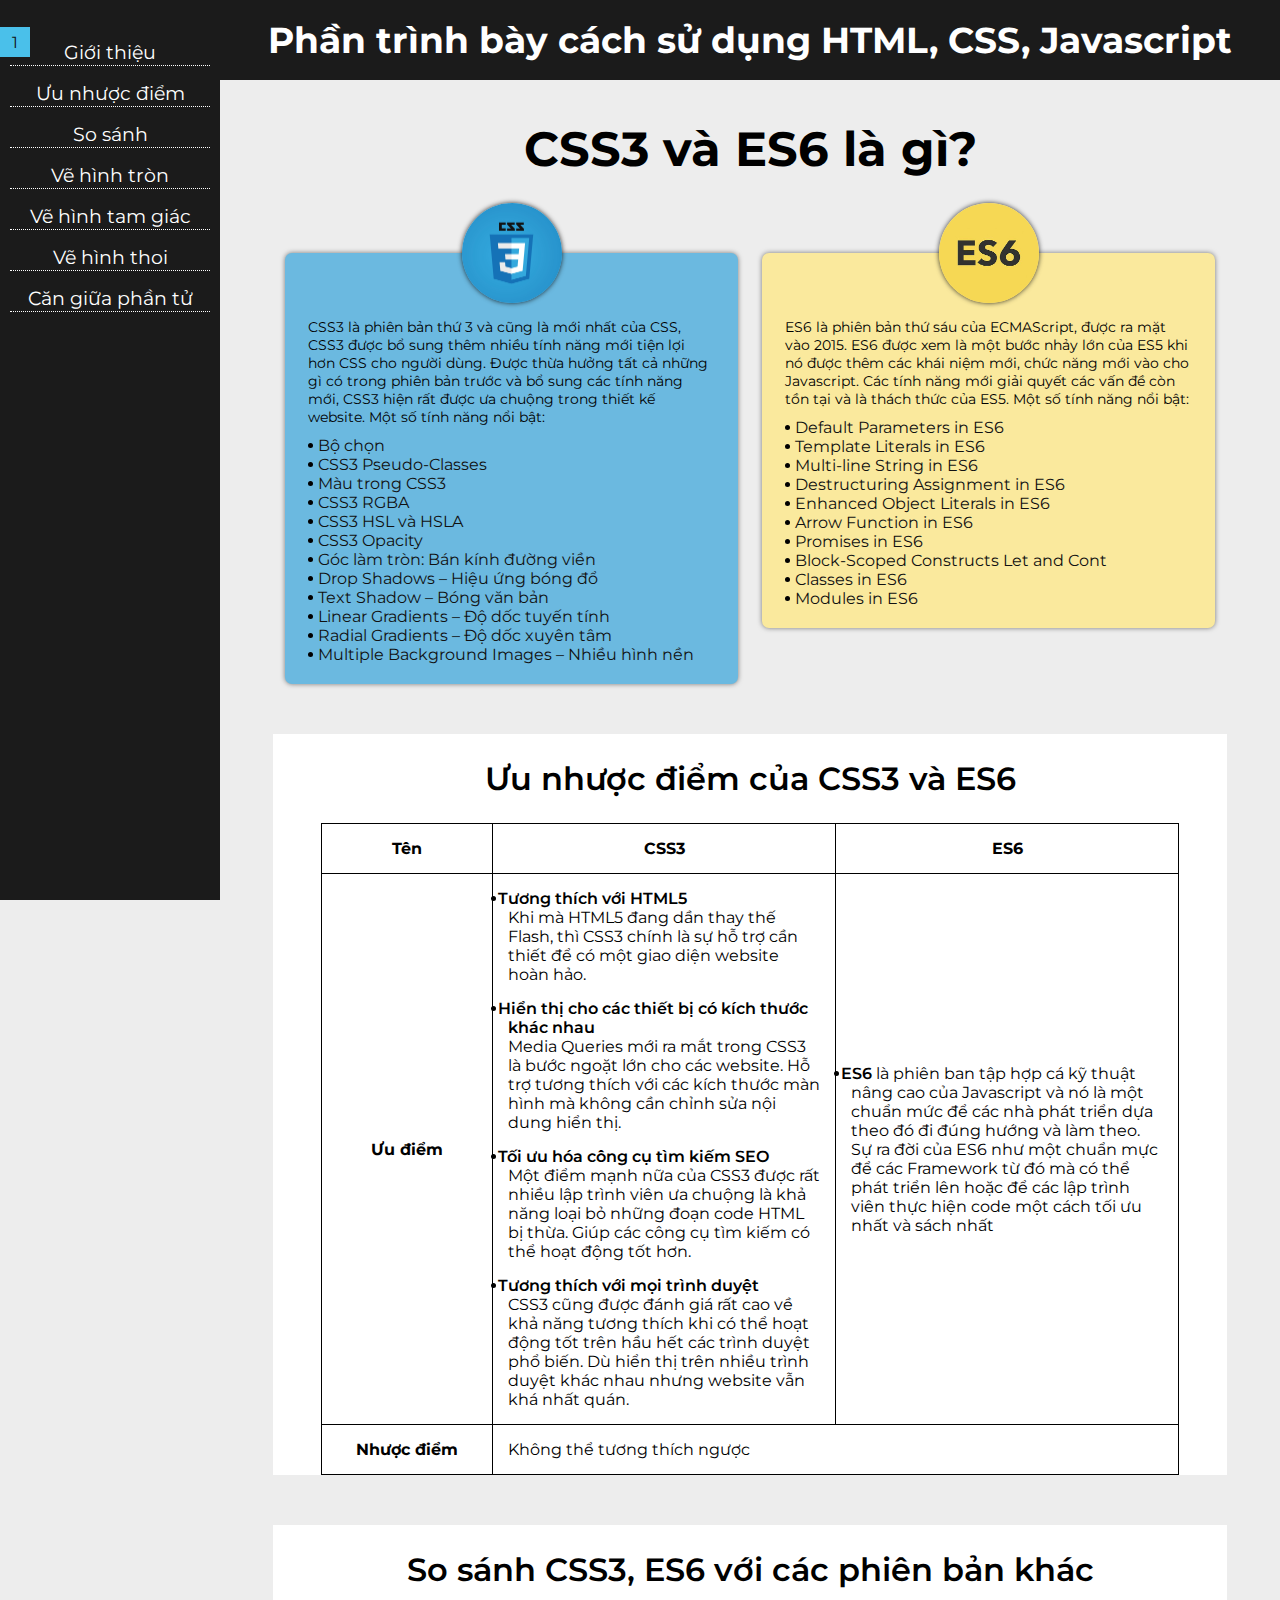
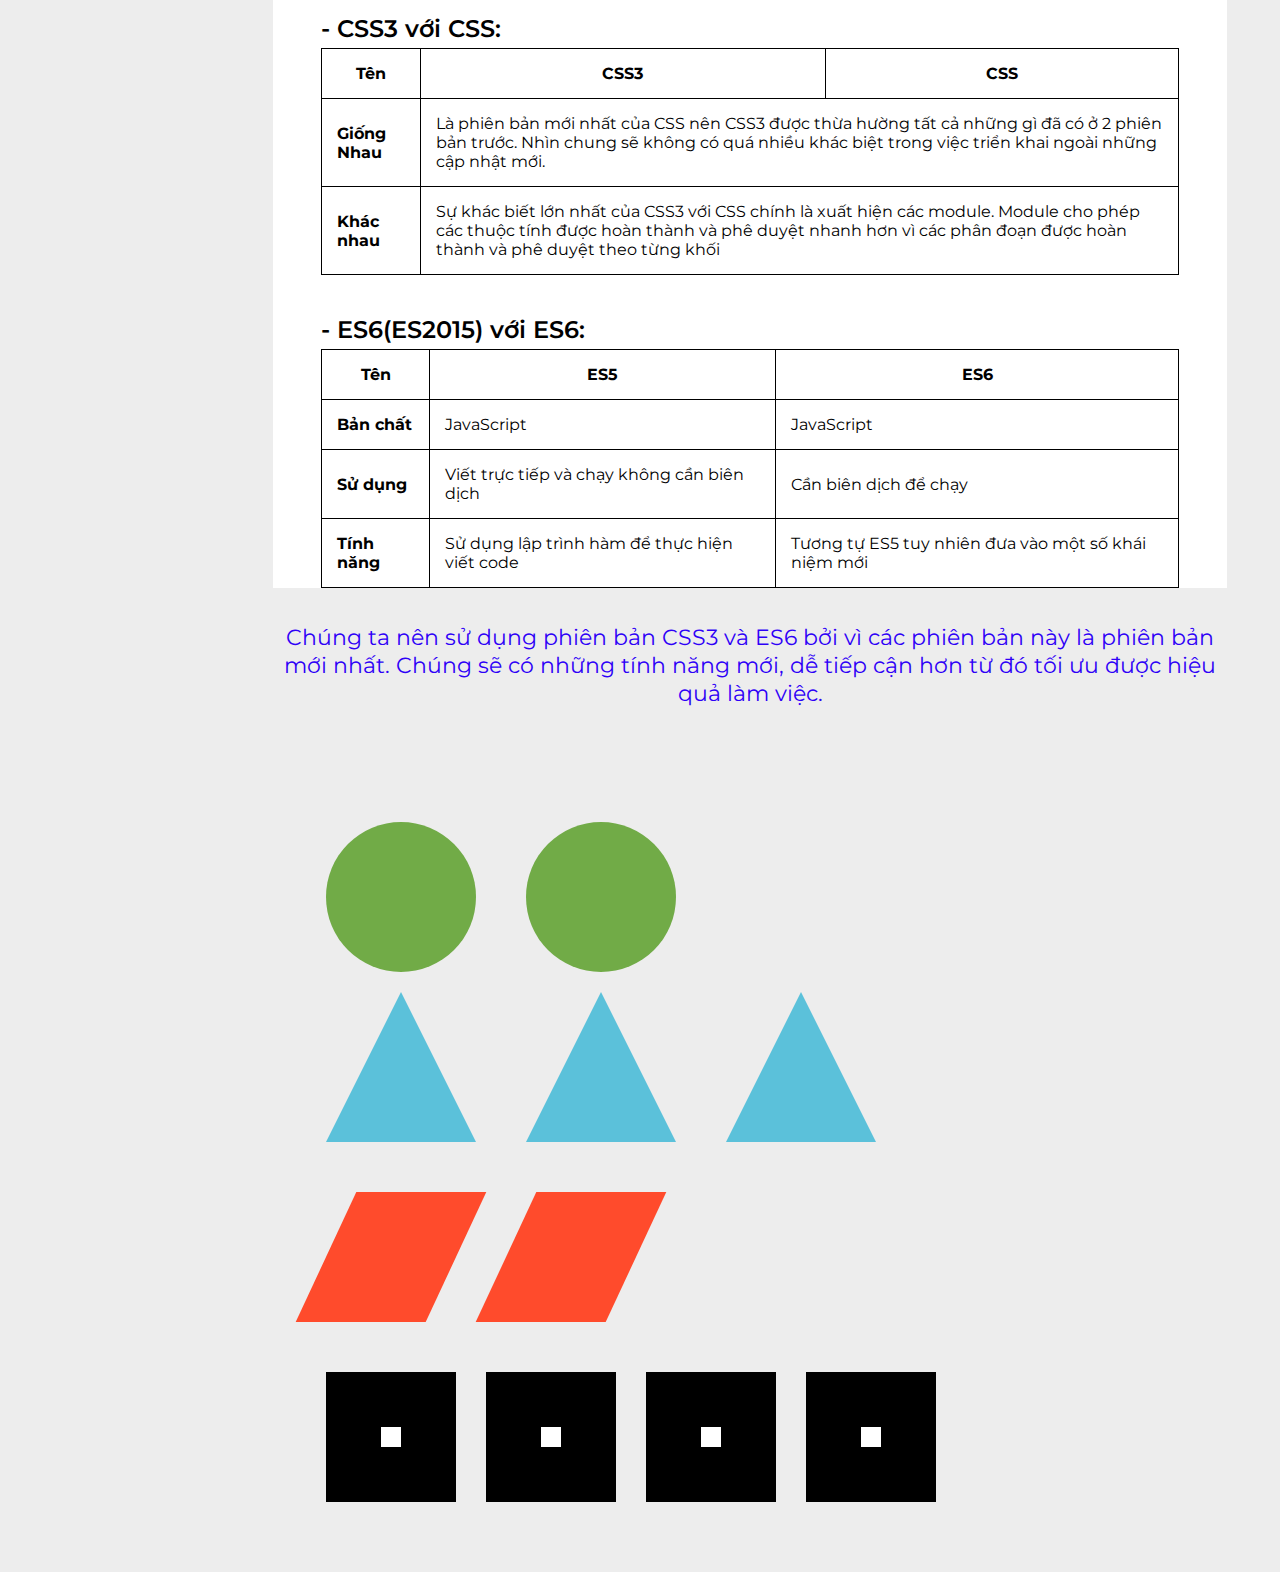
<file: noidung2.html>
<!DOCTYPE html>
<html lang="en">

<head>
    <meta charset="UTF-8">
    <meta http-equiv="X-UA-Compatible" content="IE=edge">
    <meta name="viewport" content="width=device-width, initial-scale=1.0">
    <title>Nội dung 2</title>
    <link rel="stylesheet" href="./style/noidung2.css">
    <link rel="stylesheet" href="https://use.fontawesome.com/releases/v5.1.1/css/all.css"
        integrity="sha384-O8whS3fhG2OnA5Kas0Y9l3cfpmYjapjI0E4theH4iuMD+pLhbf6JI0jIMfYcK3yZ" crossorigin="anonymous">
</head>

<body>

    <div class="header">
        <a class="trangdau" href="./index.html">1</a>
        <div class="header__left">
            <ul class="nav__list">
                <li class="nav__link"><a href="#gioiThieu">Giới thiệu</a></li>
                <li class="nav__link"><a href="#uuNhuocDiem">Ưu nhược điểm</a></li>
                <li class="nav__link"><a href="#soSanh">So sánh</a></li>
                <li class="nav__link"><a href="#tron">Vẽ hình tròn</a></li>
                <li class="nav__link"><a href="#tamGiac">Vẽ hình tam giác</a></li>
                <li class="nav__link"><a href="#thoi">Vẽ hình thoi</a></li>
                <li class="nav__link"><a href="#canGiua">Căn giữa phần tử</a></li>
            </ul>
        </div>

        <div class="header__right" id="gioiThieu">
            <div class="title title__btn">
                <h2>Phần trình bày cách sử dụng HTML, CSS, Javascript</h2>
            </div>
            <div class="content">
                <div class="title">
                    <h1>CSS3 và ES6 là gì?</h1>
                </div>
                <div class="content__n container">
                    <div class="content__btn css3">
                        <div class="image">
                            <img src="./images/css3.jpg" alt="">
                        </div>
                        <div class="text">
                            <p class="text__btn">
                                CSS3 là phiên bản thứ 3 và cũng là mới nhất của CSS, CSS3 được bổ sung thêm nhiều tính
                                năng mới tiện lợi hơn CSS cho người dùng. Được thừa hưởng tất cả những gì có trong phiên
                                bản trước và bổ sung các tính năng mới, CSS3 hiện rất được ưa chuộng trong thiết kế
                                website. Một số tính năng nổi bật:
                            </p>
                            <ul>
                                <li><a href="">Bộ chọn</a></li>
                                <li><a href="">CSS3 Pseudo-Classes</a></li>
                                <li><a href="">Màu trong CSS3</a></li>
                                <li><a href="">CSS3 RGBA</a></li>
                                <li><a href="">CSS3 HSL và HSLA</a></li>
                                <li><a href="">CSS3 Opacity</a></li>
                                <li><a href="">Góc làm tròn: Bán kính đường viền</a></li>
                                <li><a href="">Drop Shadows – Hiệu ứng bóng đổ</a></li>
                                <li><a href="">Text Shadow – Bóng văn bản</a></li>
                                <li><a href="">Linear Gradients – Độ dốc tuyến tính</a></li>
                                <li><a href="">Radial Gradients – Độ dốc xuyên tâm</a></li>
                                <li><a href="">Multiple Background Images – Nhiều hình nền</a></li>
                            </ul>
                        </div>
                    </div>
                    <div class="content__btn es6">
                        <div class="image">
                            <img src="./images/es6.jpeg" alt="">
                        </div>
                        <div class="text">
                            <p class="text__btn">ES6 là phiên bản thứ sáu của ECMAScript, được ra mặt vào 2015. ES6 được
                                xem là một bước nhảy lớn của ES5 khi nó được thêm các khái niệm mới, chức năng mới vào
                                cho Javascript. Các tính năng mới giải quyết các vấn đề còn tồn tại và là thách thức của
                                ES5. Một số tính năng nổi bật:</p>
                            <ul>
                                <li><a href="">Default Parameters in ES6</a></li>
                                <li><a href="">Template Literals in ES6</a></li>
                                <li><a href="">Multi-line String in ES6</a></li>
                                <li><a href="">Destructuring Assignment in ES6</a></li>
                                <li><a href="">Enhanced Object Literals in ES6</a></li>
                                <li><a href="">Arrow Function in ES6</a></li>
                                <li><a href="">Promises in ES6</a></li>
                                <li><a href="">Block-Scoped Constructs Let and Cont</a></li>
                                <li><a href="">Classes in ES6</a></li>
                                <li><a href="">Modules in ES6</a></li>
                            </ul>
                        </div>
                    </div>
                </div>
            </div>

            <div class="table" id="uuNhuocDiem">
                <div class="title" style="padding:25px 0px; font-size:2rem; font-weight:600;">Ưu nhược điểm của CSS3 và
                    ES6</div>
                <table>
                    <tr>
                        <th id="th1">Tên</th>
                        <th id="th2">CSS3</th>
                        <th id="th3">ES6</th>
                    </tr>
                    <tr class="uudiem">
                        <td class="strong" id="CSS3">Ưu điểm</td>
                        <td>
                            <li><span>Tương thích với HTML5</span></li>
                            Khi mà HTML5 đang dần thay thế Flash, thì CSS3 chính là sự hỗ trợ cần thiết để có một giao
                            diện
                            website hoàn hảo.

                            <li><span>Hiển thị cho các thiết bị có kích thước khác nhau</span></li>
                            Media Queries mới ra mắt trong CSS3 là bước ngoặt lớn cho các website. Hỗ trợ tương thích
                            với
                            các kích thước màn hình mà không cần chỉnh sửa nội dung hiển thị.

                            <li><span>Tối ưu hóa công cụ tìm kiếm SEO</span></li>
                            Một điểm mạnh nữa của CSS3 được rất nhiều lập trình viên ưa chuộng là khả năng loại bỏ những
                            đoạn code HTML bị thừa. Giúp các công cụ tìm kiếm có thể hoạt động tốt hơn.

                            <li><span>Tương thích với mọi trình duyệt</span></li>
                            CSS3 cũng được đánh giá rất cao về khả năng tương thích khi có thể hoạt động tốt trên hầu
                            hết
                            các trình duyệt phổ biến. Dù hiển thị trên nhiều trình duyệt khác nhau nhưng website vẫn khá
                            nhất quán.
                        </td>
                        <td>
                            <li><span>ES6</span> là phiên ban tập hợp cá kỹ thuật nâng cao của Javascript và nó là một
                                chuẩn mức để các
                                nhà phát triển dựa theo đó đi đúng hướng và làm theo. Sự ra đời của ES6 như một chuẩn
                                mực để
                                các Framework từ đó mà có thể phát triển lên hoặc để các lập trình viên thực hiện code
                                một
                                cách tối ưu nhất và sách nhất</li>
                        </td>
                    </tr>
                    <tr class="nhuocdiem">
                        <td class="strong" id="ES6">Nhược điểm</td>
                        <td colspan="2">Không thể tương thích ngược</td>
                    </tr>
                </table>
            </div>

            <div class="table" id="soSanh">
                <div class="title" style="padding:25px 0px; font-size:2rem; font-weight:600;">So sánh CSS3, ES6 với
                    các phiên bản khác</div>
                <table>
                    <caption style="text-align:left; font-size:1.5rem; font-weight:600; padding:0 0 5px 0">- CSS3
                        với CSS:</caption>
                    <tr>
                        <th>Tên</th>
                        <th>CSS3</th>
                        <th>CSS</th>
                    </tr>
                    <tr>
                        <td class="strong">Giống Nhau</td>
                        <td colspan="2">Là phiên bản mới nhất của CSS nên CSS3 được thừa hường tất cả những
                            gì đã có ở 2 phiên bản trước.
                            Nhìn chung sẽ không có quá nhiều khác biệt trong việc triển khai ngoài những cập
                            nhật mới.
                        </td>
                    </tr>
                    <tr>
                        <td class="strong">Khác nhau</td>
                        <td colspan="2">Sự khác biết lớn nhất của CSS3 với CSS chính là xuất hiện các
                            module. Module cho phép các thuộc tính được hoàn thành và phê duyệt nhanh hơn vì
                            các phân đoạn được hoàn thành và phê duyệt theo từng khối</td>
                    </tr>
                </table>


                <table style="margin-top:40px;">
                    <caption style="text-align:left; font-size:1.5rem; font-weight:600; padding:0 0 5px 0">- ES6(ES2015)
                        với ES6:</caption>
                    <tr>
                        <th>Tên</th>
                        <th>ES5</th>
                        <th>ES6</th>
                    </tr>
                    <tr>
                        <td class="strong">Bản chất</td>
                        <td>JavaScript</td>
                        <td>JavaScript</td>
                    </tr>
                    <tr>
                        <td class="strong">Sử dụng</td>
                        <td>Viết trực tiếp và chạy không cần biên dịch</td>
                        <td>Cần biên dịch để chạy</td>
                    </tr>
                    <tr>
                        <td class="strong">Tính năng</td>
                        <td>Sử dụng lập trình hàm để thực hiện viết code</td>
                        <td>Tương tự ES5 tuy nhiên đưa vào một số khái niệm mới</td>
                    </tr>
                </table>
            </div>

            <div class="dexuat">
                <div class="dexuat__btn container">
                    <div class="ani">
                        <i class="fas fa-angle-double-down"></i>
                    </div>
                    <p>
                        Chúng ta nên sử dụng phiên bản CSS3 và ES6 bởi vì các phiên bản này là phiên
                        bản mới nhất.
                        Chúng sẽ có những tính năng mới, dễ tiếp cận hơn từ đó tối ưu được hiệu quả làm việc.</p>
                </div>
            </div>


            <div class="nd2">
                <div class="nd2__btn dflex ">
                    <div class="mot" id="tron">
                        <a href="https://jsfiddle.net/phocbm10/3dguz20o/1/" class="tron"></a>
                        <a href="https://jsfiddle.net/phocbm10/s2a0rcvL/" class="tron"></a>
                    </div>
                    <div class="mot" id="tamGiac">
                        <a href="https://jsfiddle.net/phocbm10/02hLzdw7/4/" class="tamgiac"></a>
                        <a href="https://jsfiddle.net/phocbm10/eg0qb16L/" class="tamgiac"></a>
                        <a href="https://jsfiddle.net/phocbm10/phsL6jnt/3/" class="tamgiac"></a>
                    </div>
                    <div class="mot" id="thoi">
                        <a href="https://jsfiddle.net/phocbm10/uxt60vpe/2/" class="thoi"></a>
                        <a href="https://jsfiddle.net/phocbm10/pkowz2gx/1/" class="thoi"></a>
                    </div>
                    <div class="mot" id="canGiua">
                        <a href="https://jsfiddle.net/phocbm10/hd8xuyvq/16/" class="canGiua">
                            <div class="dot"></div>
                        </a>
                        
                        <a href="https://jsfiddle.net/phocbm10/fyLuhwpm/" class="canGiua">
                            <div class="dot"></div>
                        </a>
                        
                        <a href="https://jsfiddle.net/phocbm10/d4s7neam/" class="canGiua">
                            <div class="dot"></div>
                        </a>
                        
                        <a href="https://jsfiddle.net/phocbm10/c9b6xgqj/2/" class="canGiua">
                            <div class="dot"></div>
                        </a>
                        
                        

                        
                    </div>
                </div>
            </div>
        </div>
    </div>
</body>

</html>
</file>
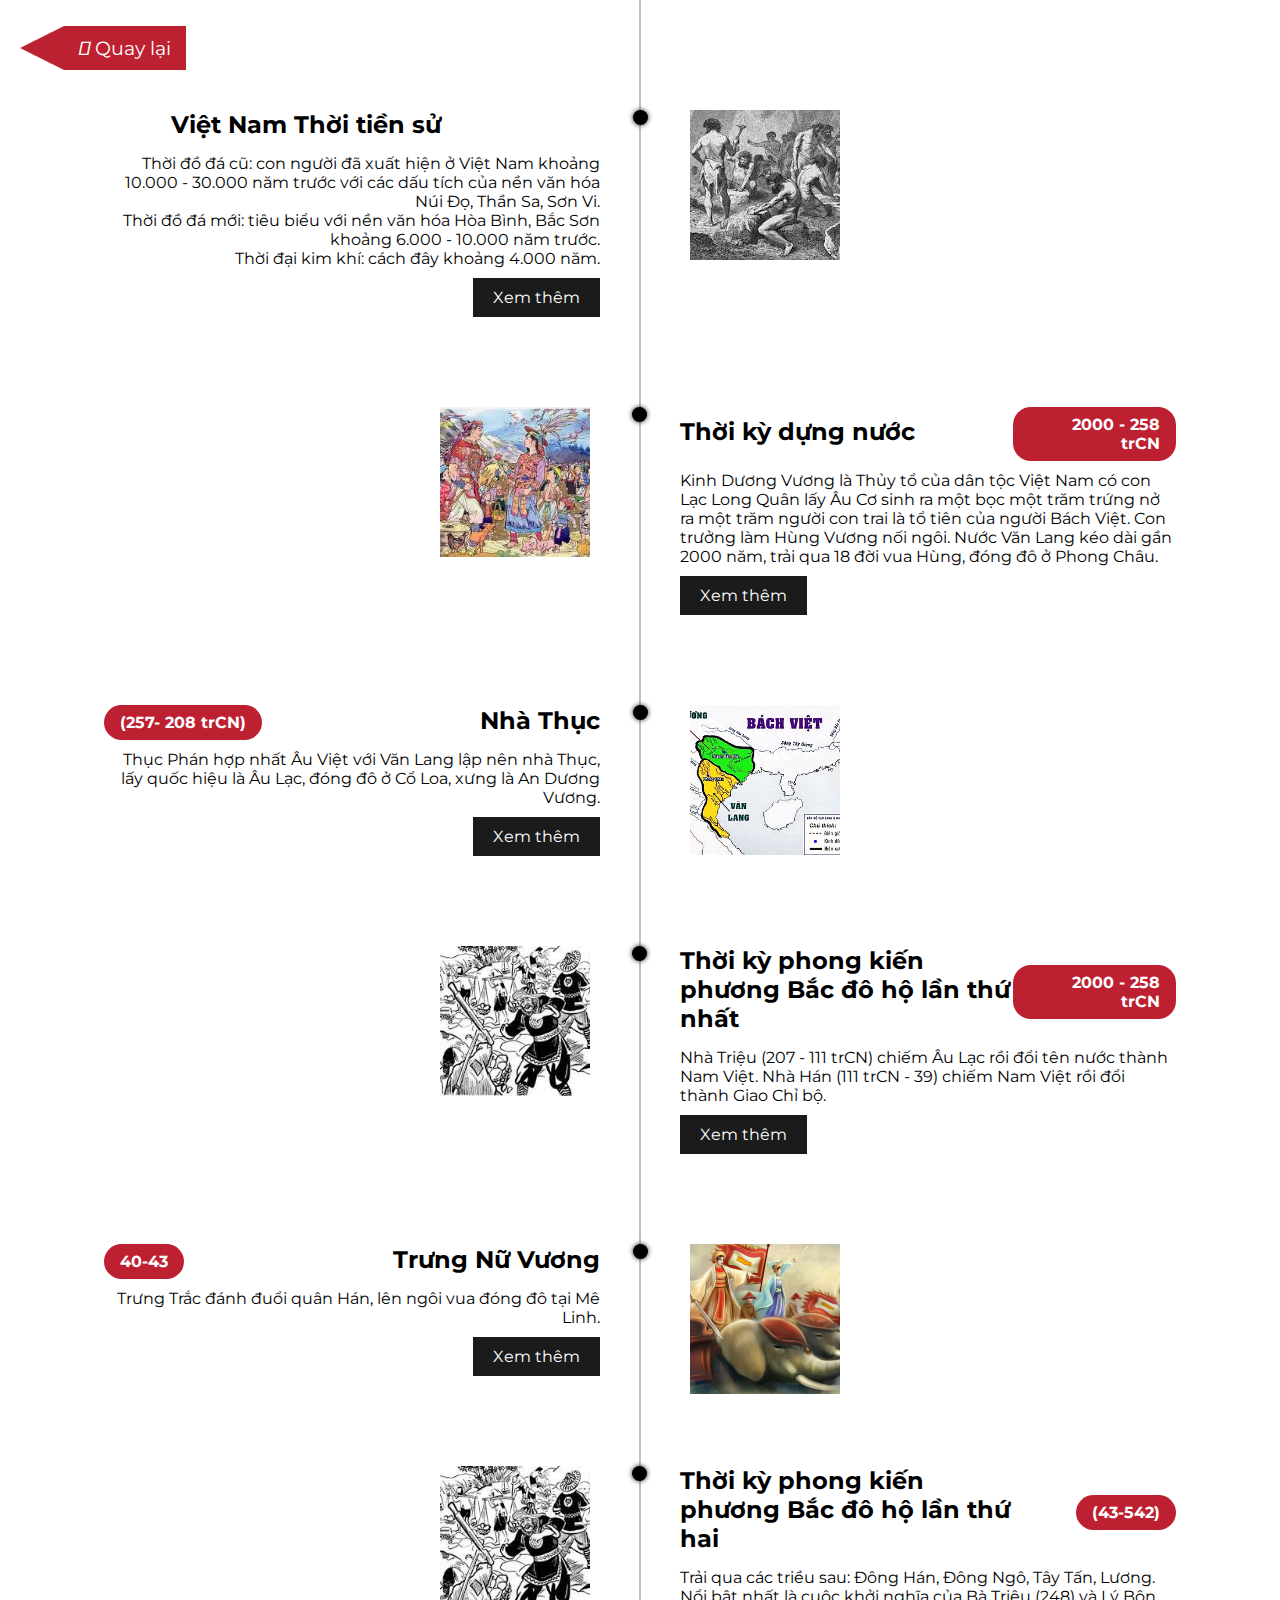
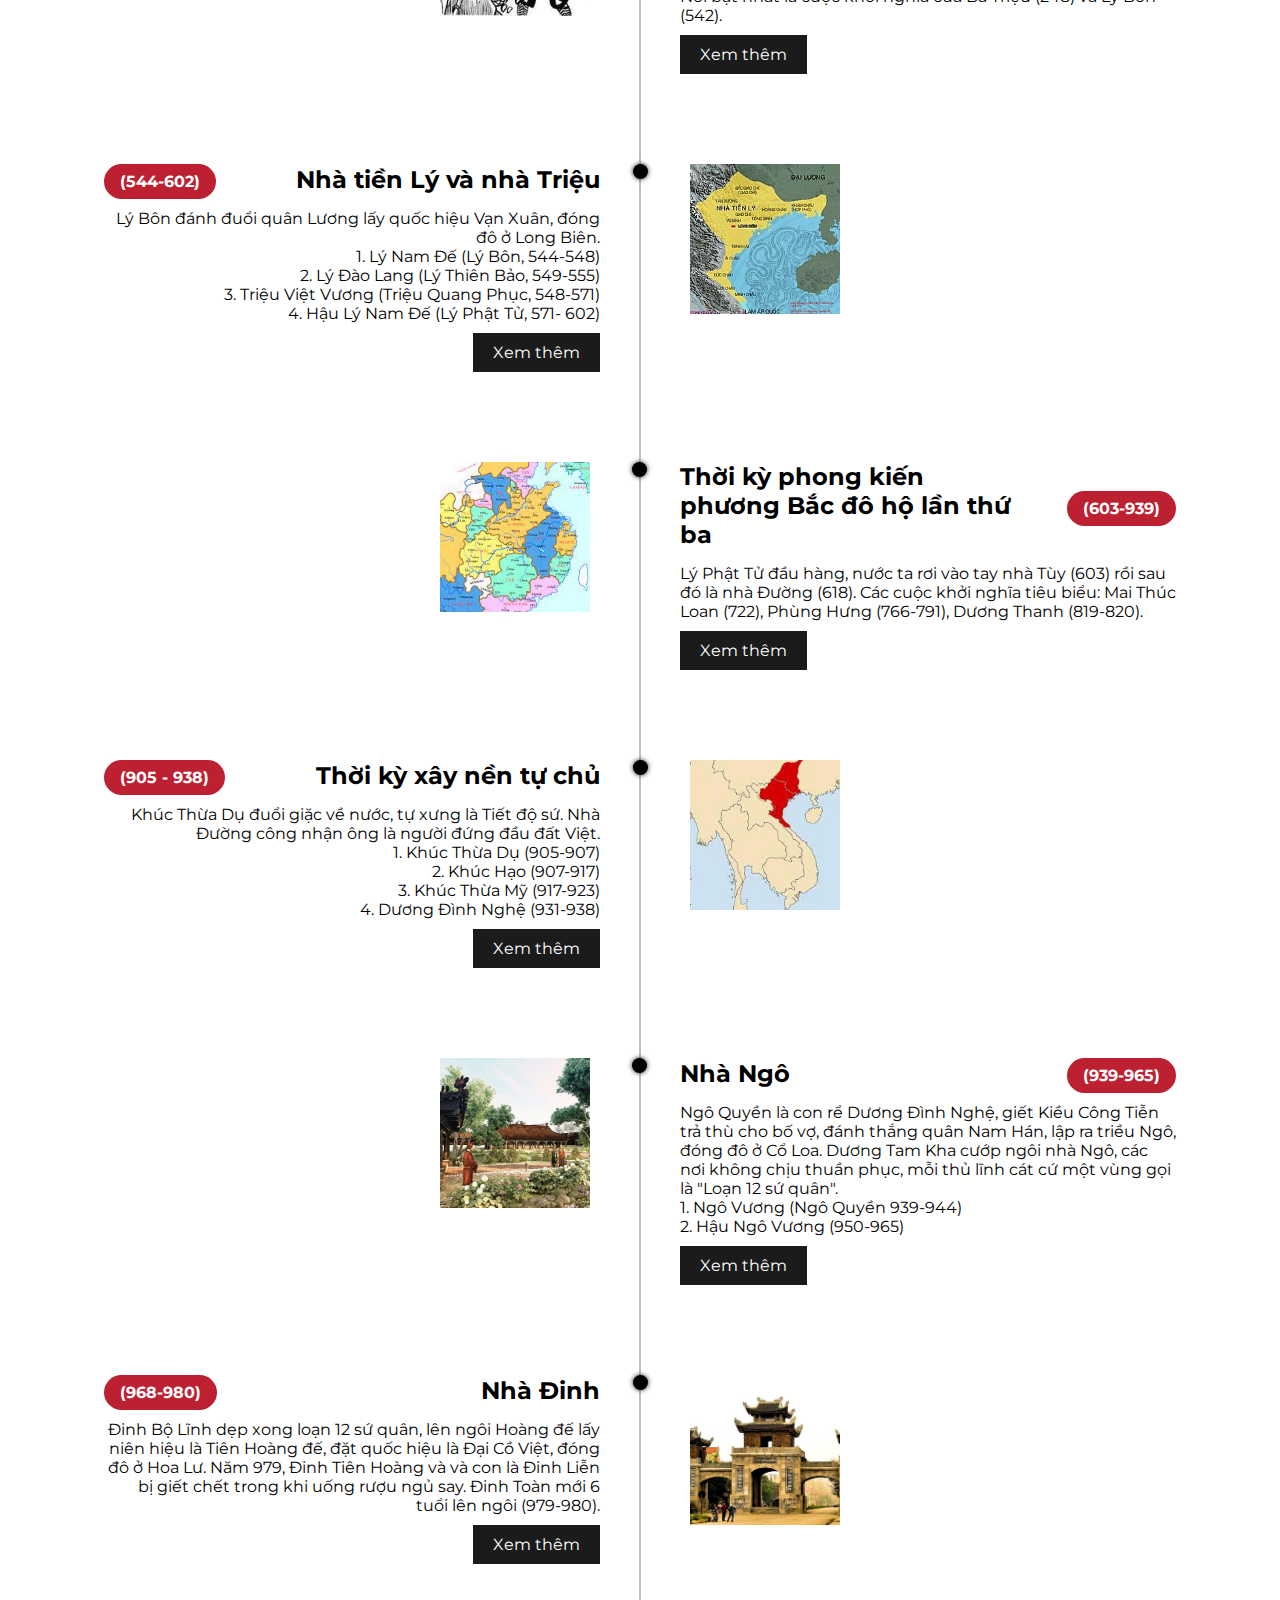
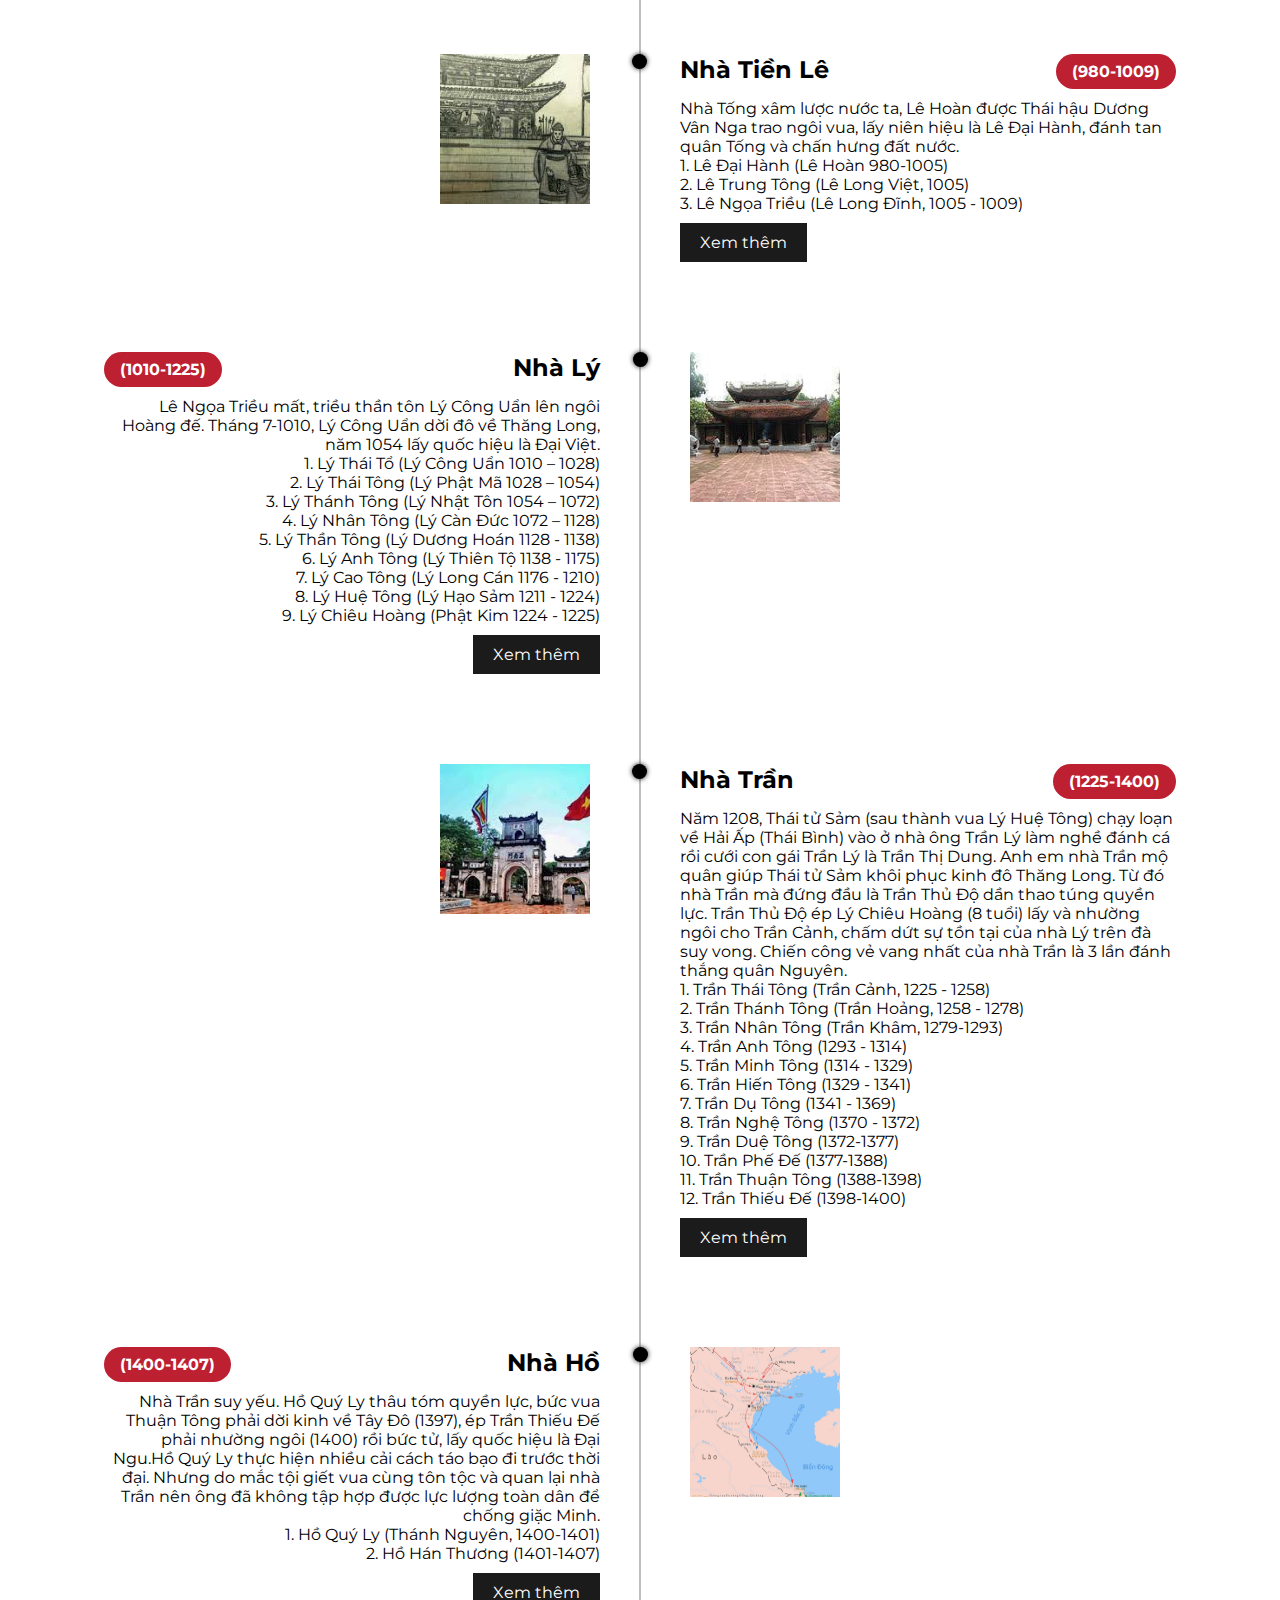
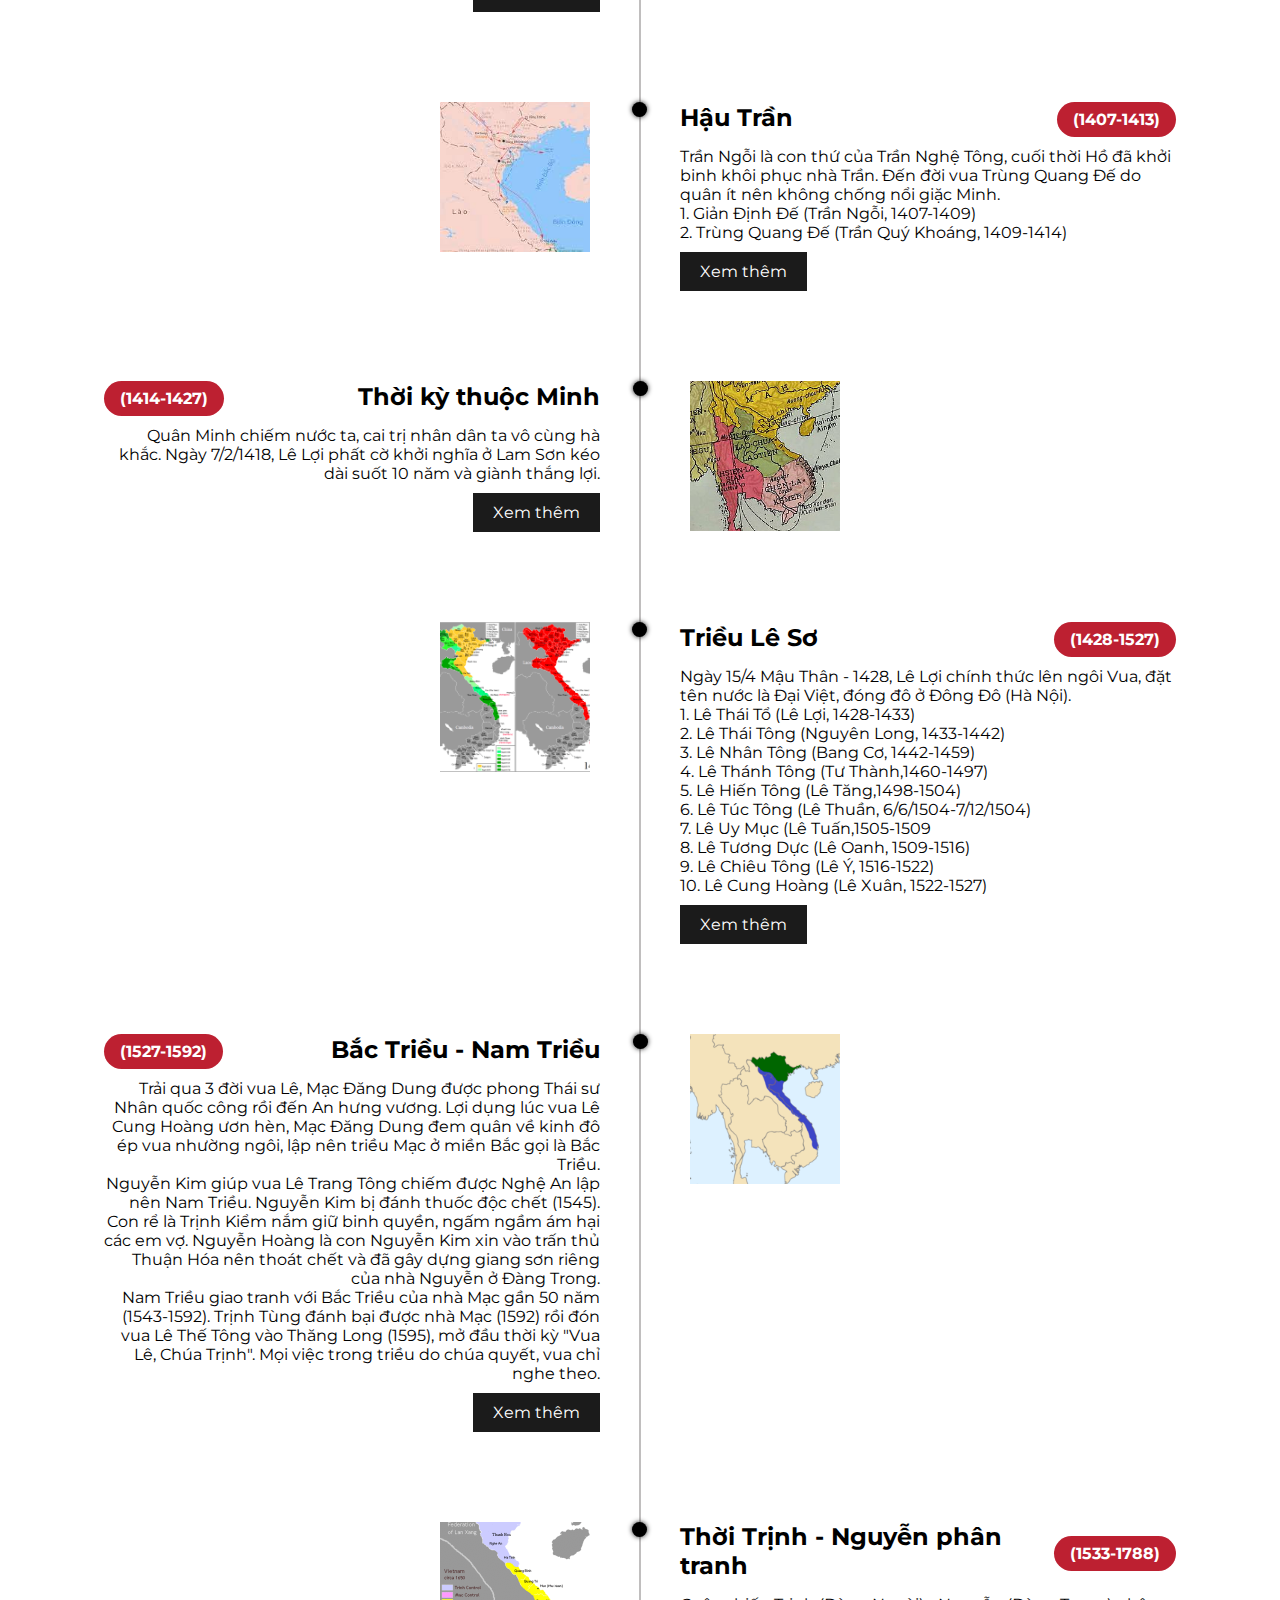
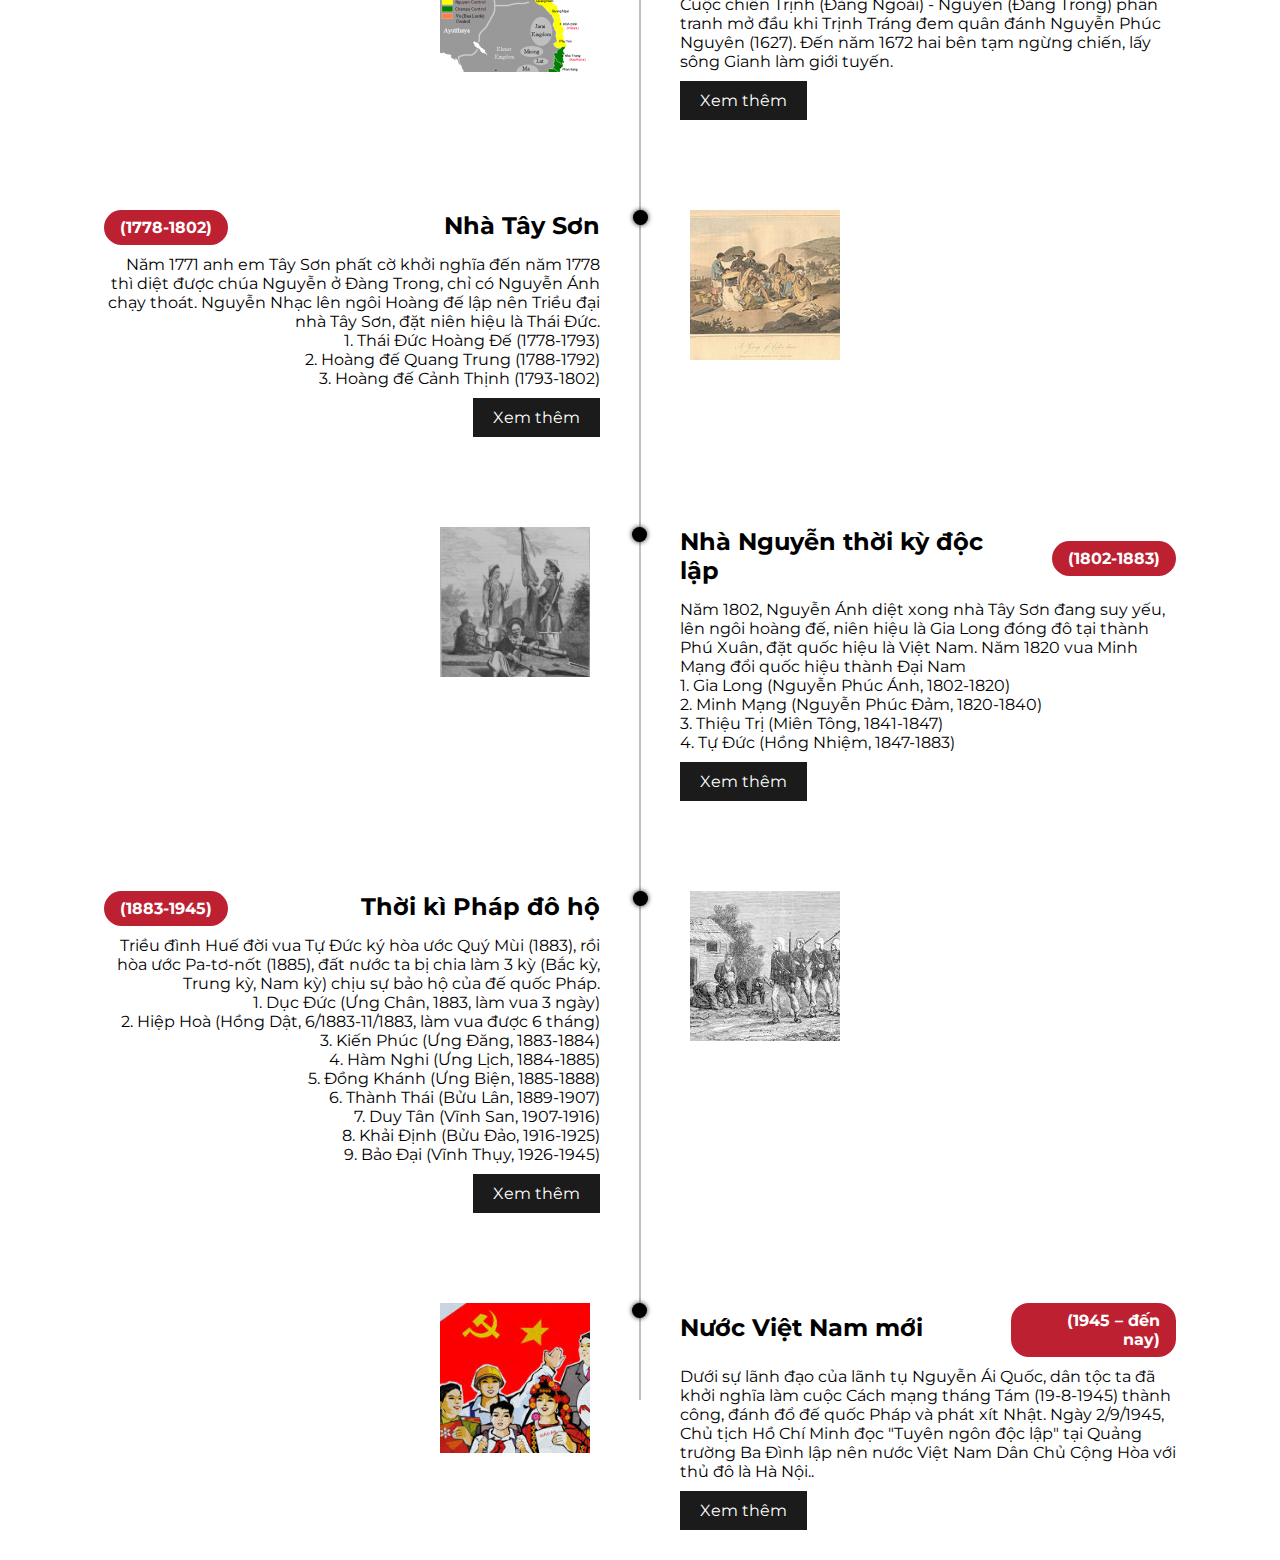
<file: timeline.html>
<!DOCTYPE html>
<html lang="en">

<head>
    <meta charset="UTF-8">
    <meta http-equiv="X-UA-Compatible" content="IE=edge">
    <meta name="viewport" content="width=device-width, initial-scale=1.0">
    <title>Các mốc lịch sử Việt Nam</title>
    <link rel="stylesheet" href="./style/timeline.css">
    <link rel="stylesheet" href="https://maxcdn.bootstrapcdn.com/font-awesome/4.7.0/css/font-awesome.min.css">
    <link rel="stylesheet" href="https://use.fontawesome.com/releases/v5.1.1/css/all.css"
        integrity="sha384-O8whS3fhG2OnA5Kas0Y9l3cfpmYjapjI0E4theH4iuMD+pLhbf6JI0jIMfYcK3yZ" crossorigin="anonymous">
</head>

<body>

    <div class="back">
        <a href="./index.html">
            <i class="fas fa-angle-double-left"></i>
            Quay lại
        </a>
    </div>

    <div class="timeline">
        <ul>
            <li>
                <div class="content">
                    <div class="title">
                        <h2>Việt Nam Thời tiền sử</h2>
                        <h4></h4>
                    </div>
                    <p>Thời đồ đá cũ: con người đã xuất hiện ở Việt Nam khoảng 10.000 - 30.000 năm trước với các dấu
                        tích của nền văn hóa Núi Đọ, Thần Sa, Sơn Vi. <br>
                        Thời đồ đá mới: tiêu biểu với nền văn hóa Hòa Bình, Bắc Sơn khoảng 6.000 - 10.000 năm trước. <br>
                        Thời đại kim khí: cách đây khoảng 4.000 năm.</p>
                    <div class="viewmore">
                        <a href="">Xem thêm</a>
                    </div>
                </div>
                <div class="image" style="background-image:url(./images/timelineimg/1.jpg);"></div>
            </li>

            <li>
                <div class="content">
                    <div class="title dflex jc al">
                        <h2>Thời kỳ dựng nước</h2>
                        <h3>2000 - 258 trCN</h3>
                    </div>
                    <p>Kinh Dương Vương là Thủy tổ của dân tộc Việt Nam có con Lạc Long Quân lấy Âu Cơ sinh ra một bọc
                        một trăm trứng nở ra một trăm người con trai là tổ tiên của người Bách Việt. Con trưởng làm Hùng
                        Vương nối ngôi. Nước Văn Lang kéo dài gần 2000 năm, trải qua 18 đời vua Hùng, đóng đô ở Phong
                        Châu.</p>
                    <div class="viewmore">
                        <a href="">Xem thêm</a>
                    </div>
                </div>
                <div class="image" style="background-image:url(./images/timelineimg/2.jpg);"></div>
            </li>
            <li>
                <div class="content">
                    <div class="title dflex jc al">
                        <h2>Nhà Thục</h2>
                        <h3>(257- 208 trCN)</h3>
                    </div>
                    <p>Thục Phán hợp nhất Âu Việt với Văn Lang lập nên nhà Thục, lấy quốc hiệu là Âu Lạc, đóng đô ở Cổ
                        Loa, xưng là An Dương Vương.</p>
                    <div class="viewmore">
                        <a href="">Xem thêm</a>
                    </div>
                </div>
                <div class="image" style="background-image:url(./images/timelineimg/3.jpg);"></div>
            </li>
            <li>
                <div class="content">
                    <div class="title dflex jc al">
                        <h2>Thời kỳ phong kiến phương Bắc đô hộ lần thứ nhất</h2>
                        <h3>2000 - 258 trCN</h3>
                    </div>
                    <p>Nhà Triệu (207 - 111 trCN) chiếm Âu Lạc rồi đổi tên nước thành Nam Việt. Nhà Hán (111 trCN - 39)
                        chiếm Nam Việt rồi đổi thành Giao Chỉ bộ.</p>
                    <div class="viewmore">
                        <a href="">Xem thêm</a>
                    </div>
                </div>
                <div class="image" style="background-image:url(./images/timelineimg/4.jpg);"></div>
            </li>
            <li>
                <div class="content">
                    <div class="title dflex jc al">
                        <h2>Trưng Nữ Vương </h2>
                        <h3>40-43</h3>
                    </div>
                    <p>Trưng Trắc đánh đuổi quân Hán, lên ngôi vua đóng đô tại Mê Linh.</p>
                    <div class="viewmore">
                        <a href="">Xem thêm</a>
                    </div>
                </div>
                <div class="image" style="background-image:url(./images/timelineimg/5.jpg);"></div>
            </li>
            <li>
                <div class="content">
                    <div class="title dflex jc al">
                        <h2>Thời kỳ phong kiến phương Bắc đô hộ lần thứ hai</h2>
                        <h3>(43-542)</h3>
                    </div>
                    <p>Trải qua các triều sau: Đông Hán, Đông Ngô, Tây Tấn, Lương. Nổi bật nhất là cuộc khởi nghĩa của
                        Bà Triệu (248) và Lý Bôn (542).</p>
                    <div class="viewmore">
                        <a href="">Xem thêm</a>
                    </div>
                </div>
                <div class="image" style="background-image:url(./images/timelineimg/6.jpg);"></div>
            </li>
            <li>
                <div class="content">
                    <div class="title dflex jc al">
                        <h2>Nhà tiền Lý và nhà Triệu</h2>
                        <h3>(544-602)</h3>
                    </div>
                    <p>Lý Bôn đánh đuổi quân Lương lấy quốc hiệu Vạn Xuân, đóng đô ở Long Biên. <br>
                        1. Lý Nam Đế (Lý Bôn, 544-548) <br>
                        2. Lý Đào Lang (Lý Thiên Bảo, 549-555) <br>
                        3. Triệu Việt Vương (Triệu Quang Phục, 548-571) <br>
                        4. Hậu Lý Nam Đế (Lý Phật Tử, 571- 602)</p>
                    <div class="viewmore">
                        <a href="">Xem thêm</a>
                    </div>
                </div>
                <div class="image" style="background-image:url(./images/timelineimg/7.jpg);"></div>
            </li>
            <li>
                <div class="content">
                    <div class="title dflex jc al">
                        <h2>Thời kỳ phong kiến phương Bắc đô hộ lần thứ ba</h2>
                        <h3>(603-939)</h3>
                    </div>
                    <p>Lý Phật Tử đầu hàng, nước ta rơi vào tay nhà Tùy (603) rồi sau đó là nhà Đường (618). Các cuộc
                        khởi nghĩa tiêu biểu: Mai Thúc Loan (722), Phùng Hưng (766-791), Dương Thanh (819-820).</p>
                    <div class="viewmore">
                        <a href="">Xem thêm</a>
                    </div>
                </div>
                <div class="image" style="background-image:url(./images/timelineimg/8.jpg);"></div>
            </li>
            <li>
                <div class="content">
                    <div class="title dflex jc al">
                        <h2>Thời kỳ xây nền tự chủ</h2>
                        <h3>(905 - 938)</h3>
                    </div>
                    <p>Khúc Thừa Dụ đuổi giặc về nước, tự xưng là Tiết độ sứ. Nhà Đường công nhận ông là người đứng đầu
                        đất Việt. <br>
                        1. Khúc Thừa Dụ (905-907) <br>
                        2. Khúc Hạo (907-917) <br>
                        3. Khúc Thừa Mỹ (917-923) <br>
                        4. Dương Đình Nghệ (931-938)</p>
                    <div class="viewmore">
                        <a href="">Xem thêm</a>
                    </div>
                </div>
                <div class="image" style="background-image:url(./images/timelineimg/9.jpg);"></div>
            </li>
            <li>
                <div class="content">
                    <div class="title dflex jc al">
                        <h2>Nhà Ngô</h2>
                        <h3>(939-965)</h3>
                    </div>
                    <p>Ngô Quyền là con rể Dương Đình Nghệ, giết Kiều Công Tiễn trả thù cho bố vợ, đánh thắng quân Nam
                        Hán, lập ra triều Ngô, đóng đô ở Cổ Loa. Dương Tam Kha cướp ngôi nhà Ngô, các nơi không chịu
                        thuần phục, mỗi thủ lĩnh cát cứ một vùng gọi là "Loạn 12 sứ quân". <br>
                        1. Ngô Vương (Ngô Quyền 939-944) <br>
                        2. Hậu Ngô Vương (950-965)</p>
                    <div class="viewmore">
                        <a href="">Xem thêm</a>
                    </div>
                </div>
                <div class="image" style="background-image:url(./images/timelineimg/10.1.jpg);"></div>
            </li>
            <li>
                <div class="content">
                    <div class="title dflex jc al">
                        <h2>Nhà Đinh</h2>
                        <h3>(968-980)</h3>
                    </div>
                    <p>Đinh Bộ Lĩnh dẹp xong loạn 12 sứ quân, lên ngôi Hoàng đế lấy niên hiệu là Tiên Hoàng đế, đặt quốc
                        hiệu là Đại Cồ Việt, đóng đô ở Hoa Lư. Năm 979, Đinh Tiên Hoàng và và con là Đinh Liễn bị giết
                        chết trong khi uống rượu ngủ say. Đinh Toàn mới 6 tuổi lên ngôi (979-980).</p>
                    <div class="viewmore">
                        <a href="">Xem thêm</a>
                    </div>
                </div>
                <div class="image" style="background-image:url(./images/timelineimg/11.1.jpg);"></div>
            </li>
            <li>
                <div class="content">
                    <div class="title dflex jc al">
                        <h2> Nhà Tiền Lê</h2>
                        <h3>(980-1009)</h3>
                    </div>
                    <p>Nhà Tống xâm lược nước ta, Lê Hoàn được Thái hậu Dương Vân Nga trao ngôi vua, lấy niên hiệu là Lê
                        Đại Hành, đánh tan quân Tống và chấn hưng đất nước. <br>
                        1. Lê Đại Hành (Lê Hoàn 980-1005) <br>
                        2. Lê Trung Tông (Lê Long Việt, 1005) <br>
                        3. Lê Ngọa Triều (Lê Long Đĩnh, 1005 - 1009)</p>
                    <div class="viewmore">
                        <a href="">Xem thêm</a>
                    </div>
                </div>
                <div class="image" style="background-image:url(./images/timelineimg/12.jpg);"></div>
            </li>
            <li>
                <div class="content">
                    <div class="title dflex jc al">
                        <h2>Nhà Lý</h2>
                        <h3>(1010-1225)</h3>
                    </div>
                    <p>Lê Ngọa Triều mất, triều thần tôn Lý Công Uẩn lên ngôi Hoàng đế. Tháng 7-1010, Lý Công Uẩn dời đô
                        về Thăng Long, năm 1054 lấy quốc hiệu là Đại Việt. <br>
                        1. Lý Thái Tổ (Lý Công Uẩn 1010 – 1028) <br>
                        2. Lý Thái Tông (Lý Phật Mã 1028 – 1054) <br>
                        3. Lý Thánh Tông (Lý Nhật Tôn 1054 – 1072) <br>
                        4. Lý Nhân Tông (Lý Càn Đức 1072 – 1128) <br>
                        5. Lý Thần Tông (Lý Dương Hoán 1128 - 1138) <br>
                        6. Lý Anh Tông (Lý Thiên Tộ 1138 - 1175) <br>
                        7. Lý Cao Tông (Lý Long Cán 1176 - 1210) <br>
                        8. Lý Huệ Tông (Lý Hạo Sảm 1211 - 1224) <br>
                        9. Lý Chiêu Hoàng (Phật Kim 1224 - 1225)</p>
                    <div class="viewmore">
                        <a href="">Xem thêm</a>
                    </div>
                </div>
                <div class="image" style="background-image:url(./images/timelineimg/13.1.jpg);"></div>
            </li>
            <li>
                <div class="content">
                    <div class="title dflex jc al">
                        <h2> Nhà Trần </h2>
                        <h3>(1225-1400)</h3>
                    </div>
                    <p>Năm 1208, Thái tử Sảm (sau thành vua Lý Huệ Tông) chạy loạn về Hải Ấp (Thái Bình) vào ở nhà ông
                        Trần Lý làm nghề đánh cá rồi cưới con gái Trần Lý là Trần Thị Dung. Anh em nhà Trần mộ quân giúp
                        Thái tử Sảm khôi phục kinh đô Thăng Long. Từ đó nhà Trần mà đứng đầu là Trần Thủ Độ dần thao
                        túng quyền lực. Trần Thủ Độ ép Lý Chiêu Hoàng (8 tuổi) lấy và nhường ngôi cho Trần Cảnh, chấm
                        dứt sự tồn tại của nhà Lý trên đà suy vong. Chiến công vẻ vang nhất của nhà Trần là 3 lần đánh
                        thắng quân Nguyên. <br>
                        1. Trần Thái Tông (Trần Cảnh, 1225 - 1258) <br>
                        2. Trần Thánh Tông (Trần Hoảng, 1258 - 1278) <br>
                        3. Trần Nhân Tông (Trần Khâm, 1279-1293) <br>
                        4. Trần Anh Tông (1293 - 1314) <br>
                        5. Trần Minh Tông (1314 - 1329) <br>
                        6. Trần Hiến Tông (1329 - 1341) <br>
                        7. Trần Dụ Tông (1341 - 1369) <br>
                        8. Trần Nghệ Tông (1370 - 1372) <br>
                        9. Trần Duệ Tông (1372-1377) <br>
                        10. Trần Phế Đế (1377-1388) <br>
                        11. Trần Thuận Tông (1388-1398) <br>
                        12. Trần Thiếu Đế (1398-1400)</p>
                    <div class="viewmore">
                        <a href="">Xem thêm</a>
                    </div>
                </div>
                <div class="image" style="background-image:url(./images/timelineimg/14.1.jpg);"></div>
            </li>
            <li>
                <div class="content">
                    <div class="title dflex jc al">
                        <h2>Nhà Hồ</h2>
                        <h3>(1400-1407)</h3>
                    </div>
                    <p>Nhà Trần suy yếu. Hồ Quý Ly thâu tóm quyền lực, bức vua Thuận Tông phải dời kinh về Tây Đô
                        (1397), ép Trần Thiếu Đế phải nhường ngôi (1400) rồi bức tử, lấy quốc hiệu là Đại Ngu.Hồ Quý Ly
                        thực hiện nhiều cải cách táo bạo đi trước thời đại. Nhưng do mắc tội giết vua cùng tôn tộc và
                        quan lại nhà Trần nên ông đã không tập hợp được lực lượng toàn dân để chống giặc Minh. <br>
                        1. Hồ Quý Ly (Thánh Nguyên, 1400-1401) <br>
                        2. Hồ Hán Thương (1401-1407)</p>
                    <div class="viewmore">
                        <a href="">Xem thêm</a>
                    </div>
                </div>
                <div class="image" style="background-image:url(./images/timelineimg/15.jpg);"></div>
            </li>
            <li>
                <div class="content">
                    <div class="title dflex jc al">
                        <h2>Hậu Trần</h2>
                        <h3>(1407-1413)</h3>
                    </div>
                    <p>Trần Ngỗi là con thứ của Trần Nghệ Tông, cuối thời Hồ đã khởi binh khôi phục nhà Trần. Đến đời
                        vua Trùng Quang Đế do quân ít nên không chống nổi giặc Minh. <br>
                        1. Giản Định Đế (Trần Ngỗi, 1407-1409) <br>
                        2. Trùng Quang Đế (Trần Quý Khoáng, 1409-1414)</p>
                    <div class="viewmore">
                        <a href="">Xem thêm</a>
                    </div>
                </div>
                <div class="image" style="background-image:url(./images/timelineimg/16.1.jpg);"></div>
            </li>
            <li>
                <div class="content">
                    <div class="title dflex jc al">
                        <h2>Thời kỳ thuộc Minh</h2>
                        <h3>(1414-1427)</h3>
                    </div>
                    <p>Quân Minh chiếm nước ta, cai trị nhân dân ta vô cùng hà khắc. Ngày 7/2/1418, Lê Lợi phất cờ khởi
                        nghĩa ở Lam Sơn kéo dài suốt 10 năm và giành thắng lợi.</p>
                    <div class="viewmore">
                        <a href="">Xem thêm</a>
                    </div>
                </div>
                <div class="image" style="background-image:url(./images/timelineimg/17.jpg);"></div>
            </li>
            <li>
                <div class="content">
                    <div class="title dflex jc al">
                        <h2>Triều Lê Sơ</h2>
                        <h3>(1428-1527)</h3>
                    </div>
                    <p>Ngày 15/4 Mậu Thân - 1428, Lê Lợi chính thức lên ngôi Vua, đặt tên nước là Đại Việt, đóng đô ở
                        Đông Đô (Hà Nội). <br>
                        1. Lê Thái Tổ (Lê Lợi, 1428-1433) <br>
                        2. Lê Thái Tông (Nguyên Long, 1433-1442) <br>
                        3. Lê Nhân Tông (Bang Cơ, 1442-1459) <br>
                        4. Lê Thánh Tông (Tư Thành,1460-1497) <br>
                        5. Lê Hiến Tông (Lê Tăng,1498-1504) <br>
                        6. Lê Túc Tông (Lê Thuần, 6/6/1504-7/12/1504) <br>
                        7. Lê Uy Mục (Lê Tuấn,1505-1509 <br>
                        8. Lê Tương Dực (Lê Oanh, 1509-1516) <br>
                        9. Lê Chiêu Tông (Lê Ý, 1516-1522) <br>
                        10. Lê Cung Hoàng (Lê Xuân, 1522-1527)</p>
                    <div class="viewmore">
                        <a href="">Xem thêm</a>
                    </div>
                </div>
                <div class="image" style="background-image:url(./images/timelineimg/18.1.png);"></div>
            </li>
            <li>
                <div class="content">
                    <div class="title dflex jc al">
                        <h2>Bắc Triều - Nam Triều</h2>
                        <h3>(1527-1592)</h3>
                    </div>
                    <p>Trải qua 3 đời vua Lê, Mạc Đăng Dung được phong Thái sư Nhân quốc công rồi đến An hưng vương. Lợi
                        dụng lúc vua Lê Cung Hoàng ươn hèn, Mạc Đăng Dung đem quân về kinh đô ép vua nhường ngôi, lập
                        nên triều Mạc ở miền Bắc gọi là Bắc Triều. <br>

                        Nguyễn Kim giúp vua Lê Trang Tông chiếm được Nghệ An lập nên Nam Triều. Nguyễn Kim bị đánh thuốc
                        độc chết (1545). Con rể là Trịnh Kiểm nắm giữ binh quyền, ngấm ngầm ám hại các em vợ. Nguyễn
                        Hoàng là con Nguyễn Kim xin vào trấn thủ Thuận Hóa nên thoát chết và đã gây dựng giang sơn riêng
                        của nhà Nguyễn ở Đàng Trong. <br>

                        Nam Triều giao tranh với Bắc Triều của nhà Mạc gần 50 năm (1543-1592). Trịnh Tùng đánh bại được
                        nhà Mạc (1592) rồi đón vua Lê Thế Tông vào Thăng Long (1595), mở đầu thời kỳ "Vua Lê, Chúa
                        Trịnh". Mọi việc trong triều do chúa quyết, vua chỉ nghe theo.</p>
                    <div class="viewmore">
                        <a href="">Xem thêm</a>
                    </div>
                </div>
                <div class="image" style="background-image:url(./images/timelineimg/19.png);"></div>
            </li>
            <li>
                <div class="content">
                    <div class="title dflex jc al">
                        <h2>Thời Trịnh - Nguyễn phân tranh</h2>
                        <h3>(1533-1788)</h3>
                    </div>
                    <p>Cuộc chiến Trịnh (Đàng Ngoài) - Nguyễn (Đàng Trong) phân tranh mở đầu khi Trịnh Tráng đem quân
                        đánh Nguyễn Phúc Nguyên (1627). Đến năm 1672 hai bên tạm ngừng chiến, lấy sông Gianh làm giới
                        tuyến.</p>
                    <div class="viewmore">
                        <a href="">Xem thêm</a>
                    </div>
                </div>
                <div class="image" style="background-image:url(./images/timelineimg/20.gif);"></div>
            </li>
            <li>
                <div class="content">
                    <div class="title dflex jc al">
                        <h2>Nhà Tây Sơn</h2>
                        <h3>(1778-1802)</h3>
                    </div>
                    <p>Năm 1771 anh em Tây Sơn phất cờ khởi nghĩa đến năm 1778 thì diệt được chúa Nguyễn ở Đàng Trong,
                        chỉ có Nguyễn Ánh chạy thoát. Nguyễn Nhạc lên ngôi Hoàng đế lập nên Triều đại nhà Tây Sơn, đặt
                        niên hiệu là Thái Đức. <br>
                        1. Thái Đức Hoàng Đế (1778-1793) <br>
                        2. Hoàng đế Quang Trung (1788-1792) <br>
                        3. Hoàng đế Cảnh Thịnh (1793-1802)</p>
                    <div class="viewmore">
                        <a href="">Xem thêm</a>
                    </div>
                </div>
                <div class="image" style="background-image:url(./images/timelineimg/21.jpg);"></div>
            </li>
            <li>
                <div class="content">
                    <div class="title dflex jc al">
                        <h2>Nhà Nguyễn thời kỳ độc lập</h2>
                        <h3>(1802-1883)</h3>
                    </div>
                    <p>Năm 1802, Nguyễn Ánh diệt xong nhà Tây Sơn đang suy yếu, lên ngôi hoàng đế, niên hiệu là Gia Long
                        đóng đô tại thành Phú Xuân, đặt quốc hiệu là Việt Nam. Năm 1820 vua Minh Mạng đổi quốc hiệu
                        thành Đại Nam <br>
                        1. Gia Long (Nguyễn Phúc Ánh, 1802-1820) <br>
                        2. Minh Mạng (Nguyễn Phúc Đảm, 1820-1840) <br>
                        3. Thiệu Trị (Miên Tông, 1841-1847) <br>
                        4. Tự Đức (Hồng Nhiệm, 1847-1883)</p>
                    <div class="viewmore">
                        <a href="">Xem thêm</a>
                    </div>
                </div>
                <div class="image" style="background-image:url(./images/timelineimg/22.jpg);"></div>
            </li>
            <li>
                <div class="content">
                    <div class="title dflex jc al">
                        <h2>Thời kì Pháp đô hộ</h2>
                        <h3>(1883-1945)</h3>
                    </div>
                    <p>Triều đình Huế đời vua Tự Đức ký hòa ước Quý Mùi (1883), rồi hòa ước Pa-tơ-nốt (1885), đất nước
                        ta bị chia làm 3 kỳ (Bắc kỳ, Trung kỳ, Nam kỳ) chịu sự bảo hộ của đế quốc Pháp. <br>
                        1. Dục Đức (Ưng Chân, 1883, làm vua 3 ngày) <br>
                        2. Hiệp Hoà (Hồng Dật, 6/1883-11/1883, làm vua được 6 tháng) <br>
                        3. Kiến Phúc (Ưng Đăng, 1883-1884) <br>
                        4. Hàm Nghi (Ưng Lịch, 1884-1885) <br>
                        5. Đồng Khánh (Ưng Biện, 1885-1888) <br>
                        6. Thành Thái (Bửu Lân, 1889-1907) <br>
                        7. Duy Tân (Vĩnh San, 1907-1916) <br>
                        8. Khải Định (Bửu Đảo, 1916-1925) <br>
                        9. Bảo Đại (Vĩnh Thụy, 1926-1945)</p>
                    <div class="viewmore">
                        <a href="">Xem thêm</a>
                    </div>
                </div>
                <div class="image" style="background-image:url(./images/timelineimg/23.jpg);"></div>
            </li>
            <li>
                <div class="content">
                    <div class="title dflex jc al">
                        <h2>Nước Việt Nam mới</h2>
                        <h3>(1945 – đến nay)</h3>
                    </div>
                    <p>Dưới sự lãnh đạo của lãnh tụ Nguyễn Ái Quốc, dân tộc ta đã khởi nghĩa làm cuộc Cách mạng tháng
                        Tám (19-8-1945) thành công, đánh đổ đế quốc Pháp và phát xít Nhật. Ngày 2/9/1945, Chủ tịch Hồ
                        Chí Minh đọc "Tuyên ngôn độc lập" tại Quảng trường Ba Đình lập nên nước Việt Nam Dân Chủ Cộng
                        Hòa với thủ đô là Hà Nội..</p>
                    <div class="viewmore">
                        <a href="">Xem thêm</a>
                    </div>
                </div>
                <div class="image" style="background-image:url(./images/timelineimg/24.jpg);"></div>
            </li>

        </ul>
    </div>

</body>

</html>
</file>
<file: style/noidung2.css>
@import url("https://fonts.googleapis.com/css2?family=Montserrat&display=swap");
* {
  margin: 0;
  padding: 0;
  box-sizing: border-box;
}
html,
body {
  font-family: "Montserrat", sans-serif;
  scroll-behavior: smooth;
}
table,
th,
td {
  border: 1px solid black;
  border-collapse: collapse;
}

a {
  text-decoration: none;
}
.container {
  width: 90%;
  margin: 0 auto;
}
.strong {
  font-weight: 700;
}


.header {
  width: 100%;
  top: 0;
  left: 0;
  display: flex;
}

.header .header__left {
  width: 220px;
  min-height: 100vh;
  background-color: #1b1b1b;
  position: fixed;
}
.header .header__left .nav__list {
  width: 100%;
  text-align: center;
  margin-top:40px;
}
.header .header__left .nav__list .nav__link {
  width: 200px;
  border-bottom: 1px dotted #fff;
  margin: 0 auto;
}

.header .header__left .nav__list .nav__link:not(:first-child) {
  margin-top: 15px;
}
.header .header__left .nav__list .nav__link a {
  color: #fff;
  line-height: 25px;
  position: relative;
  font-size: 1.2rem;
}

.title {
  font-size: 1.5rem;
  text-align: center;
}
.title__btn {
  display: flex;
  justify-content: center;
  align-items: center;
  height: 80px;
  background-color: #1b1b1b;
  color: #fff;
}

.header .header__right {
  padding-left: 220px;
  background-color: #ededed;
}

.header .header__right .content {
  margin-top: 40px;
  width: 100%;
}
.header .header__right .content .content__n {
  display: flex;
  margin-top:25px;
}
.header .header__right .content .content__n .content__btn {
  display: flex;
  flex-direction: column;
  align-items: center;
  width:50%;
}
.content__btn .image {
  width: 100px;
  height: 100px;
  z-index: 2;
}
.content__btn .image img {
  width: 100%;
  height: 100%;
  background-size: cover;
  object-fit: cover;
  border-radius: 50%;
  box-shadow: 0 0 5px rgba(0, 0, 0, 80%);
}

.content__btn .text {
  width: 95%;
  margin-top: -50px;
  z-index: 1;
  border-radius: 7px;
  box-shadow: 0 0 5px rgba(0, 0, 0, 50%);
}
.content__btn:nth-child(1) .text {
  background-color: #6bb9e0;
}
.content__btn:nth-child(2) .text {
  background-color: #fae99d;
}
.content__btn .text .text__btn {
  padding: 65px 0 10px 0px;
  width: 90%;
  margin: auto;
  font-size: 0.9rem;
}
.content__n .content__btn .text ul {
  width: 90%;
  margin:0px 0px 20px 40px;
}
.content__n .content__btn .text ul li {
}
.content__btn .text ul li a {
  color: #111;
  margin-left: -7px;
}

.table {
  color: black;
  width: 90%;
  margin-left: auto;
  margin-right: auto;
  margin-top: 50px;
  background-color: #fff;
}
.table table {
  width: 90%;
  margin:0 auto;
  padding-bottom:20px;
}

.dexuat .dexuat__btn{
  text-align:center;
  margin-top:10px;
}
.dexuat .dexuat__btn .ani{
  animation: down 1.5s ease-in-out infinite;

}
.dexuat .dexuat__btn i{
  font-size:2rem;
}
@keyframes down{
  0%{
    transform: translateY(0px);
    opacity: 0;
  }
  50%{
    transform: translateY(20px);
    opacity: 1;
  }
  0%{
    transform: translateY(0px);
    opacity: 0;
  }
}
.dexuat .dexuat__btn p{
  padding:25px 0;
  color:#2E00F7;
  font-size:1.4rem;
}

#CSS3,
#ES6 {
  text-align: center;
}
table tr th,
table tr td {
  padding: 15px;
}
#th1 {
  width: 20%;
}
#th2,
#th3 {
  width: 40%;
}
td li span {
  margin-left: -10px;
  font-weight: 600;
}
td li:not(:first-child) {
  margin-top: 15px;
}


.nd2 .nd2__btn{
  width:80%;
  margin:0 auto;
  padding:70px 0;
}
.mot{
  margin-top:20px;
  display:flex;
}
.mot .tron{
  width:150px;
  height:150px;
  border-radius:50%;
  background-color:#71AB47;
}
.mot .tron:not(:first-child){
  margin-left:50px;
}
.mot .tamgiac{
  width:0;
  height:0;
  border-left:75px solid transparent;
  border-right:75px solid transparent;
  border-bottom:150px solid #5BC1DA;
}
.mot .tamgiac:not(:first-child){
  margin-left:50px;
}
.mot .thoi{
  width:130px;
  height:130px;
  background-color:#FF4B2C;
  transform:skew(-25deg);
  margin-top:30px;
}
.mot .thoi:not(:first-child){
  margin-left:50px;
}

.mot .canGiua{
  width:130px;
  height:130px;
  background:black;
  position:relative;
  margin-top:30px;
}
.mot .canGiua .dot{
  position:absolute;
  background:white;
  width:20px;
  height:20px;
  top:50%;
  left:50%;
  transform:translate(-50%, -50%);
}
.mot .canGiua:not(:first-child){
  margin-left:30px;
}

.cangiua{
  width:100px;
  height:100px;
  display:table;
  text-align:center;
  border:1px solid black;
}

.trangdau{
  width:30px;
  height:30px;
  position:fixed;
  top:3%;
  left:0;
  background-color:#4AC0EA;
  display:flex;
  justify-content: center;
  align-items: center;
  z-index:99999;
  color:#111;
}
</file>
<file: style/timeline.css>
@import url("https://fonts.googleapis.com/css2?family=Montserrat&display=swap");
* {
  margin: 0;
  padding: 0;
  box-sizing: border-box;
}

body {
  font-family: "Montserrat", sans-serif;
}
.container {
  width: 90%;
  margin: 0 auto;
}
.dflex {
  display: flex;
}
.jc {
  justify-content: space-between;
}
.al {
  align-items: center;
}
li,
ul {
  list-style: none;
}
a {
  text-decoration: none;
}

.back {
  position: fixed;
  top: 4%;
  left: 5%;
  align-items: center;
  z-index: 9999;
}
.back a {
  color: #fff;
  font-size: 1.2rem;
  transition: 0.3s;
  padding: 10px 15px;
  background-color: #bd2031;
  position: relative;
}
.back a::before {
  position: absolute;
  content: "";
  top: 0;
  left: -44px;
  width: 0px;
  height: 0px;
  border-top: 22px solid transparent;
  border-bottom: 22px solid transparent;
  border-right: 44px solid #bd2031;
  transition: 0.3s;
}
.back a:hover {
  background-color: #111;
}
.back a:hover::before {
  border-right: 44px solid #111;
}

.timeline {
  position: relative;
  width: 100%;
  height: 7800px;
}
.timeline::before {
  position: absolute;
  content: "";
  width: 2px;
  height: 100%;
  background-color: #c0bebe;
  left: 50%;
  transform: translateX(-50%);
}
.timeline ul {
  width: 90%;
  margin: 0 auto;
}
.timeline ul li {
  position: relative;
  padding:60px 40px 40px 40px;
  width: 50%;
}
.timeline ul li:nth-child(1) {
  margin-top: 50px;
}
.timeline ul li:nth-child(odd) {
  float: left;
  clear: both;
  text-align: right;
}
.timeline ul li:nth-child(odd) .title {
  flex-direction: row-reverse;
}
.timeline ul li:nth-child(odd) .title h3 {
  text-align: left;
}
.timeline ul li:nth-child(even) {
  float: right;
  clear: both;
  text-align: left;
}
.timeline ul li .content .title h2 {
  padding-bottom: 5px;
  width:68%;
}
.timeline ul li .content .title h3 {
  background-color:#bd2031;
  padding:8px 16px;
  color:#fff;
  border-radius:18px;
  font-size:1rem;
  writing-mode: horizontal-tb; 
}
.timeline ul li .content .title{
    padding-bottom:10px;
}
.timeline ul li .content .viewmore {
  margin-top: 20px;
}
.timeline ul li .content .viewmore a {
  padding: 10px 20px;
  background-color: #1b1b1b;
  color: #fff;
  transition: 0.3s;
}
.timeline ul li .content .viewmore a:hover {
  background-color: #111;
}
.timeline ul li:nth-child(odd)::after {
  position: absolute;
  content: "";
  width: 15px;
  height: 15px;
  background-color: black;
  top: 60px;
  right: -8px;
  border-radius: 50%;
  box-shadow: 0 0 5px #1b1b1b;
}
.timeline ul li:nth-child(even)::after {
  position: absolute;
  content: "";
  width: 15px;
  height: 15px;
  background-color: black;
  top: 60px;
  left: -8px;
  border-radius: 50%;
  box-shadow: 0 0 5px #1b1b1b;
}
.timeline ul li:nth-child(odd) .time {
  position: absolute;
  top: 36px;
  right: -155px;
  border-radius: 18px;
  color: #fff;
  margin: 0;
  padding: 8px 16px;
  background-color: #bd2031;
  box-shadow: 0 0 0 3px #bd20308c;
}
.timeline ul li:nth-child(even) .time {
  position: absolute;
  top: 36px;
  left: -155px;
  border-radius: 18px;
  color: #fff;
  margin: 0;
  padding: 8px 16px;
  background-color: #bd2031;
  box-shadow: 0 0 0 3px #bd2030a1;
}
.timeline ul li:nth-child(even) .title h3 {
  text-align: right;
}
.timeline ul li .time {
  display: none;
}

.timeline ul li .image{
    background-size:cover;
    background-repeat:no-repeat;
    background-position:center center;
}
.timeline ul li:nth-child(odd) .image {
  position: absolute;
  width: 150px;
  height: 150px;
  top: 60px;
  right: -200px;
}
.timeline ul li:nth-child(even) .image {
  position: absolute;
  width: 150px;
  height: 150px;
  top: 60px;
  left: -200px;
}
</file>
